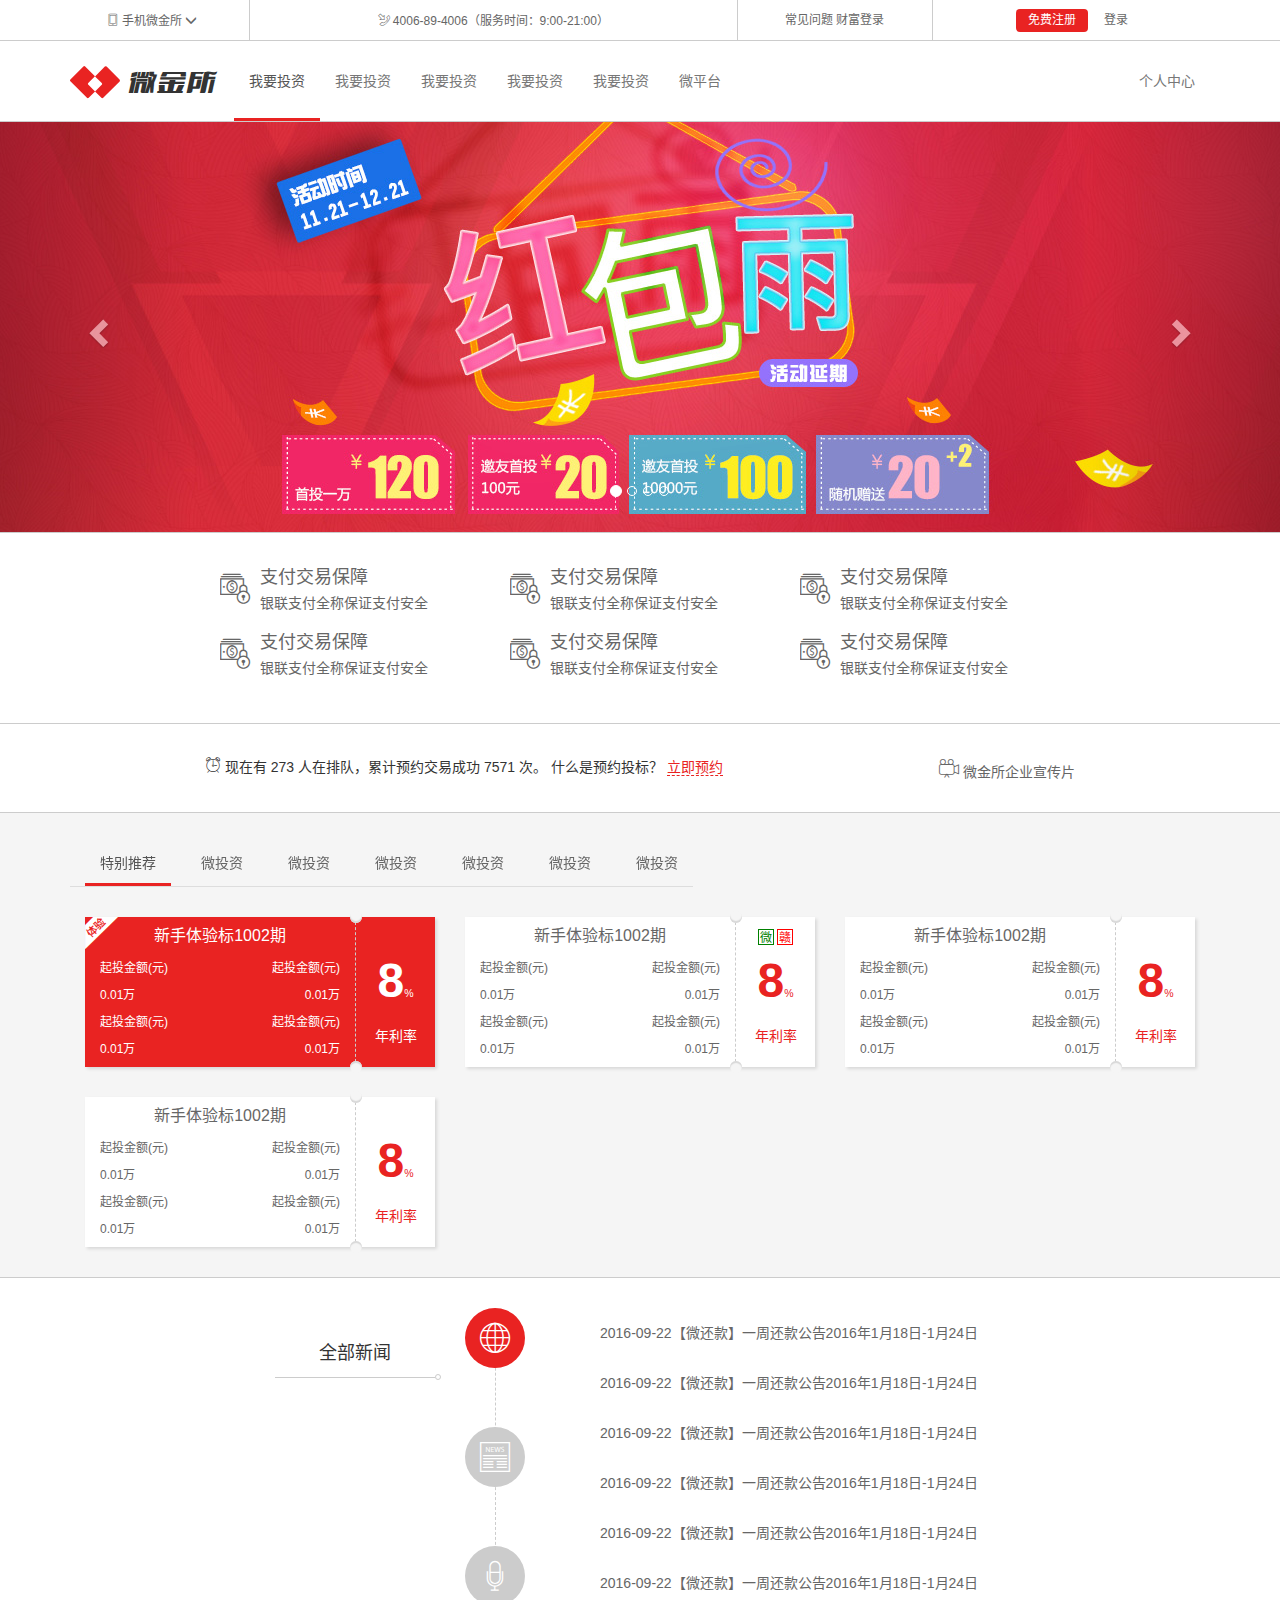
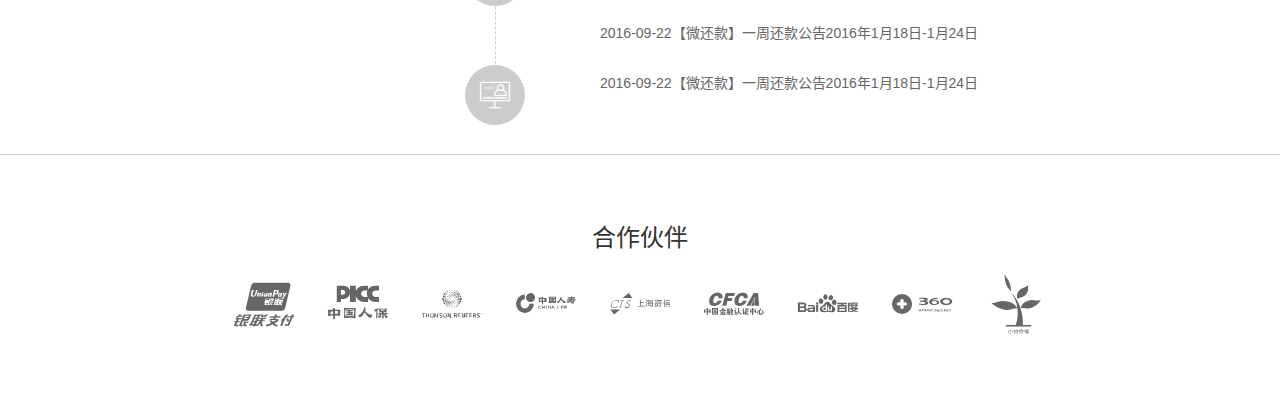
<file: weijinsuo/index.html>
<!DOCTYPE html>
<html lang="zh-CN">
<head>
    <meta charset="utf-8">
    <meta http-equiv="X-UA-Compatible" content="IE=edge">
    <meta name="viewport" content="width=device-width, initial-scale=1, user-scalable=0">
    <title>微金所</title>
    <link href="libs/bootstrap/css/bootstrap.css" rel="stylesheet">
    <!--[if lt IE 9]>
    <script src="libs/html5shiv/html5shiv.min.js"></script>
    <script src="libs/respond/respond.min.js"></script>
    <![endif]-->
    <link rel="stylesheet" href="css/index.css">
</head>
<body>
<!--顶部通栏-->
<div class="wjs_topBar hidden-xs hidden-sm">
    <div class="container">
        <div class="row">
            <div class="col-md-2">
                <span class="wjs_icon wjs_icon_phone"></span>
                <span>手机微金所</span>
                <span class="glyphicon glyphicon-menu-down"></span>
            </div>
            <div class="col-md-5">
                <span class="wjs_icon wjs_icon_tel"></span>
                <span>4006-89-4006（服务时间：9:00-21:00）</span>
            </div>
            <div class="col-md-2">
                <a href="#">常见问题</a>
                <a href="#">财富登录</a>
            </div>
            <div class="col-md-3">
                <button class="btn btn-danger btn_register">免费注册</button>
                <button class="btn btn-link btn_login">登录</button>
            </div>
        </div>
    </div>
</div>
<!--导航栏-->
<!--1. 覆盖样式-->
<!--2. 找选择器  和原来的选择器一致 且在其后加载 才能覆盖-->
<!--3. 原来的选择器 源码中找-->
<nav class="navbar wjs_nav" data-spy="affix" data-offset-top="200">
    <div class="container">
        <div class="navbar-header">
            <button type="button" class="navbar-toggle collapsed" data-toggle="collapse" data-target="#bs-example-navbar-collapse-1">
                <span class="icon-bar"></span>
                <span class="icon-bar"></span>
                <span class="icon-bar"></span>
            </button>
            <a class="navbar-brand" href="#">
                <span class="wjs_icon wjs_icon_logo"></span>
                <span class="wjs_icon wjs_icon_name"></span>
            </a>
        </div>
        <div class="collapse navbar-collapse" id="bs-example-navbar-collapse-1">
            <ul class="nav navbar-nav">
                <li class="active"><a href="#">我要投资</a></li>
                <li><a href="#">我要投资</a></li>
                <li><a href="#">我要投资</a></li>
                <li><a href="#">我要投资</a></li>
                <li><a href="#">我要投资</a></li>
                <li><a href="#">微平台</a></li>
            </ul>
            <ul class="nav navbar-nav navbar-right hidden-sm">
                <li><a href="#">个人中心</a></li>
            </ul>
        </div>
    </div>
</nav>
<!--轮播图-->
<!--响应式需求-->
<!--1. 在非移动端（下屏 中屏 大屏） 高度固定 图片内容居中显示 -->
<!--2. 移动端需求  高宽自适应-->
<div class="wjs_banner">
    <!--data-interval="1000" 参数配置-->
    <div id="carousel-example-generic" class="carousel slide" data-ride="carousel" >
        <ol class="carousel-indicators">
            <li data-target="#carousel-example-generic" data-slide-to="0" class="active"></li>
            <li data-target="#carousel-example-generic" data-slide-to="1"></li>
            <li data-target="#carousel-example-generic" data-slide-to="2"></li>
            <li data-target="#carousel-example-generic" data-slide-to="3"></li>
        </ol>
        <!-- 参考模板代码
        <a class="m_imgBox hidden-sm hidden-md hidden-lg" href="#"><img src="../weijinsuo/images/slide_04_640x340.jpg" alt=""></a>
        <a href="#" class="pc_imgBox hidden-xs" style="background-image: url(../weijinsuo/images/slide_04_2000x410.jpg);"></a>
        -->
        <div class="carousel-inner" role="listbox">
            <div class="item active" data-m-url="../weijinsuo/images/slide_01_640x340.jpg" data-pc-url="../weijinsuo/images/slide_01_2000x410.jpg">
            </div>
            <div class="item" data-m-url="../weijinsuo/images/slide_02_640x340.jpg" data-pc-url="../weijinsuo/images/slide_02_2000x410.jpg">
            </div>
            <div class="item" data-m-url="../weijinsuo/images/slide_03_640x340.jpg" data-pc-url="../weijinsuo/images/slide_03_2000x410.jpg">
            </div>
            <div class="item" data-m-url="../weijinsuo/images/slide_04_640x340.jpg" data-pc-url="../weijinsuo/images/slide_04_2000x410.jpg">
            </div>
        </div>
        <a class="left carousel-control" href="#carousel-example-generic" data-slide="prev">
            <span class="glyphicon glyphicon-chevron-left"></span>
        </a>
        <a class="right carousel-control" href="#carousel-example-generic" data-slide="next">
            <span class="glyphicon glyphicon-chevron-right"></span>
        </a>
    </div>
</div>
<!--信息-->
<div class="wjs_info hidden-xs">
    <div class="container">
        <div class="col-md-4 col-sm-6">
            <a href="#" class="media">
                <div class="media-left">
                    <span class="wjs_icon wjs_icon_dollar"></span>
                </div>
                <div class="media-body">
                    <h4 class="media-heading">支付交易保障</h4>
                    <p>银联支付全称保证支付安全</p>
                </div>
            </a>
        </div>
        <div class="col-md-4 col-sm-6">
            <a href="#" class="media">
                <div class="media-left">
                    <span class="wjs_icon wjs_icon_dollar"></span>
                </div>
                <div class="media-body">
                    <h4 class="media-heading">支付交易保障</h4>
                    <p>银联支付全称保证支付安全</p>
                </div>
            </a>
        </div>
        <div class="col-md-4 col-sm-6">
            <a href="#" class="media">
                <div class="media-left">
                    <span class="wjs_icon wjs_icon_dollar"></span>
                </div>
                <div class="media-body">
                    <h4 class="media-heading">支付交易保障</h4>
                    <p>银联支付全称保证支付安全</p>
                </div>
            </a>
        </div>
        <div class="col-md-4 col-sm-6">
            <a href="#" class="media">
                <div class="media-left">
                    <span class="wjs_icon wjs_icon_dollar"></span>
                </div>
                <div class="media-body">
                    <h4 class="media-heading">支付交易保障</h4>
                    <p>银联支付全称保证支付安全</p>
                </div>
            </a>
        </div>
        <div class="col-md-4 col-sm-6">
            <a href="#" class="media">
                <div class="media-left">
                    <span class="wjs_icon wjs_icon_dollar"></span>
                </div>
                <div class="media-body">
                    <h4 class="media-heading">支付交易保障</h4>
                    <p>银联支付全称保证支付安全</p>
                </div>
            </a>
        </div>
        <div class="col-md-4 col-sm-6">
            <a href="#" class="media">
                <div class="media-left">
                    <span class="wjs_icon wjs_icon_dollar"></span>
                </div>
                <div class="media-body">
                    <h4 class="media-heading">支付交易保障</h4>
                    <p>银联支付全称保证支付安全</p>
                </div>
            </a>
        </div>
    </div>
</div>
<!--预约-->
<div class="wjs_book">
    <div class="container">
        <div class="pull-left">
            <span class="wjs_icon wjs_icon_clock"></span>
            现在有 273 人在排队，累计预约交易成功 7571 次。 什么是预约投标？
            <a href="#" class="book">立即预约</a>
        </div>
        <a href="#" class="pull-right video hidden-xs">
            <span class="wjs_icon wjs_icon_video"></span>
            微金所企业宣传片
        </a>
    </div>
</div>
<!--产品-->
<div class="wjs_product">
    <div class="container">
        <div id="mobileTabParent">
            <ul id="mobileTab" class="nav nav-tabs">
                <li class="active"><a href="#wjs_product_tab_01" data-toggle="tab">特别推荐</a></li>
                <li><a href="#wjs_product_tab_02" data-toggle="tab">微投资</a></li>
                <li><a href="#wjs_product_tab_03" data-toggle="tab">微投资</a></li>
                <li><a href="#wjs_product_tab_04" data-toggle="tab">微投资</a></li>
                <li><a href="#wjs_product_tab_05" data-toggle="tab">微投资</a></li>
                <li><a href="#wjs_product_tab_06" data-toggle="tab">微投资</a></li>
                <li><a href="#wjs_product_tab_07" data-toggle="tab">微投资</a></li>
            </ul>
        </div>
        <div class="tab-content">
            <div class="tab-pane active" id="wjs_product_tab_01">
                <div class="col-xs-12 col-sm-6 col-md-4">
                    <a href="#" class="wjs_product_box active">
                        <div class="box_right">
                            <p><b>8</b><sub>%</sub></p>
                            <p>年利率</p>
                        </div>
                        <div class="box_left">
                            <h3>新手体验标1002期</h3>
                            <div class="col-xs-6">
                                <p>起投金额(元)</p>
                                <p>0.01万</p>
                            </div>
                            <div class="col-xs-6">
                                <p>起投金额(元)</p>
                                <p>0.01万</p>
                            </div>
                            <div class="col-xs-6">
                                <p>起投金额(元)</p>
                                <p>0.01万</p>
                            </div>
                            <div class="col-xs-6">
                                <p>起投金额(元)</p>
                                <p>0.01万</p>
                            </div>
                        </div>
                    </a>
                </div>
                <div class="col-xs-12 col-sm-6 col-md-4">
                    <a href="#" class="wjs_product_box">
                        <div class="box_right">
                            <div class="tips">
                                <span data-toggle="tooltip" data-placement="top" title="微金宝" class="green">微</span>
                                <span data-toggle="tooltip" data-placement="bottom" title="江西省" class="red">赣</span>
                            </div>
                            <p><b>8</b><sub>%</sub></p>
                            <p>年利率</p>
                        </div>
                        <div class="box_left">
                            <h3>新手体验标1002期</h3>
                            <div class="col-xs-6">
                                <p>起投金额(元)</p>
                                <p>0.01万</p>
                            </div>
                            <div class="col-xs-6">
                                <p>起投金额(元)</p>
                                <p>0.01万</p>
                            </div>
                            <div class="col-xs-6">
                                <p>起投金额(元)</p>
                                <p>0.01万</p>
                            </div>
                            <div class="col-xs-6">
                                <p>起投金额(元)</p>
                                <p>0.01万</p>
                            </div>
                        </div>
                    </a>
                </div>
                <div class="col-xs-12 col-sm-6 col-md-4">
                    <a href="#" class="wjs_product_box">
                        <div class="box_right">
                            <p><b>8</b><sub>%</sub></p>
                            <p>年利率</p>
                        </div>
                        <div class="box_left">
                            <h3>新手体验标1002期</h3>
                            <div class="col-xs-6">
                                <p>起投金额(元)</p>
                                <p>0.01万</p>
                            </div>
                            <div class="col-xs-6">
                                <p>起投金额(元)</p>
                                <p>0.01万</p>
                            </div>
                            <div class="col-xs-6">
                                <p>起投金额(元)</p>
                                <p>0.01万</p>
                            </div>
                            <div class="col-xs-6">
                                <p>起投金额(元)</p>
                                <p>0.01万</p>
                            </div>
                        </div>
                    </a>
                </div>
                <div class="col-xs-12 col-sm-6 col-md-4">
                    <a href="#" class="wjs_product_box">
                        <div class="box_right">
                            <p><b>8</b><sub>%</sub></p>
                            <p>年利率</p>
                        </div>
                        <div class="box_left">
                            <h3>新手体验标1002期</h3>
                            <div class="col-xs-6">
                                <p>起投金额(元)</p>
                                <p>0.01万</p>
                            </div>
                            <div class="col-xs-6">
                                <p>起投金额(元)</p>
                                <p>0.01万</p>
                            </div>
                            <div class="col-xs-6">
                                <p>起投金额(元)</p>
                                <p>0.01万</p>
                            </div>
                            <div class="col-xs-6">
                                <p>起投金额(元)</p>
                                <p>0.01万</p>
                            </div>
                        </div>
                    </a>
                </div>
            </div>
            <div class="tab-pane" id="wjs_product_tab_02">2</div>
            <div class="tab-pane" id="wjs_product_tab_03">3</div>
            <div class="tab-pane" id="wjs_product_tab_04">4</div>
            <div class="tab-pane" id="wjs_product_tab_05">5</div>
            <div class="tab-pane" id="wjs_product_tab_06">6</div>
            <div class="tab-pane" id="wjs_product_tab_07">7</div>
        </div>
    </div>
</div>
<!--新闻-->
<div class="wjs_news">
    <div class="container">
        <div class="col-md-2 col-md-offset-2">
            <h3 class="wjs_news_title">全部新闻</h3>
        </div>
        <div class="col-md-1">
            <div class="wjs_news_line hidden-xs hidden-sm"></div>
            <ul class="nav nav-tabs">
                <li class="active"><a href="#home" data-toggle="tab"><span class="wjs_icon wjs_icon_news_01"></span></a></li>
                <li><a href="#profile" data-toggle="tab"><span class="wjs_icon wjs_icon_news_02"></span></a></li>
                <li><a href="#messages" data-toggle="tab"><span class="wjs_icon wjs_icon_news_03"></span></a></li>
                <li><a href="#settings" data-toggle="tab"><span class="wjs_icon wjs_icon_news_04"></span></a></li>
            </ul>
        </div>
        <div class="col-md-7">
            <div class="tab-content">
                <div class="tab-pane active" id="home">
                    <ul class="wjs_news_content">
                        <li><a href="#">2016-09-22【微还款】一周还款公告2016年1月18日-1月24日</a></li>
                        <li><a href="#">2016-09-22【微还款】一周还款公告2016年1月18日-1月24日</a></li>
                        <li><a href="#">2016-09-22【微还款】一周还款公告2016年1月18日-1月24日</a></li>
                        <li><a href="#">2016-09-22【微还款】一周还款公告2016年1月18日-1月24日</a></li>
                        <li><a href="#">2016-09-22【微还款】一周还款公告2016年1月18日-1月24日</a></li>
                        <li><a href="#">2016-09-22【微还款】一周还款公告2016年1月18日-1月24日</a></li>
                        <li><a href="#">2016-09-22【微还款】一周还款公告2016年1月18日-1月24日</a></li>
                        <li><a href="#">2016-09-22【微还款】一周还款公告2016年1月18日-1月24日</a></li>
                    </ul>
                </div>
                <div class="tab-pane" id="profile">2</div>
                <div class="tab-pane" id="messages">3</div>
                <div class="tab-pane" id="settings">4</div>
            </div>
        </div>
    </div>
</div>
<!--合作伙伴-->
<footer class="wjs_partner">
    <div class="container">
        <h3 class="text-center">合作伙伴</h3>
        <ul>
            <li><a href="#"><span class="wjs_icon wjs_icon_partner01"></span></a></li>
            <li><a href="#"><span class="wjs_icon wjs_icon_partner02"></span></a></li>
            <li><a href="#"><span class="wjs_icon wjs_icon_partner03"></span></a></li>
            <li><a href="#"><span class="wjs_icon wjs_icon_partner04"></span></a></li>
            <li><a href="#"><span class="wjs_icon wjs_icon_partner05"></span></a></li>
            <li><a href="#"><span class="wjs_icon wjs_icon_partner06"></span></a></li>
            <li><a href="#"><span class="wjs_icon wjs_icon_partner07"></span></a></li>
            <li><a href="#"><span class="wjs_icon wjs_icon_partner08"></span></a></li>
            <li><a href="#"><span class="wjs_icon wjs_icon_partner09"></span></a></li>
        </ul>
    </div>
</footer>
<script src="libs/jquery/jquery-1.12.4.js"></script>
<script src="libs/bootstrap/js/bootstrap.min.js"></script>
<script src="libs/iscroll/iscroll.js"></script>
<script src="js/index.js"></script>
</body>
</html>
</file>
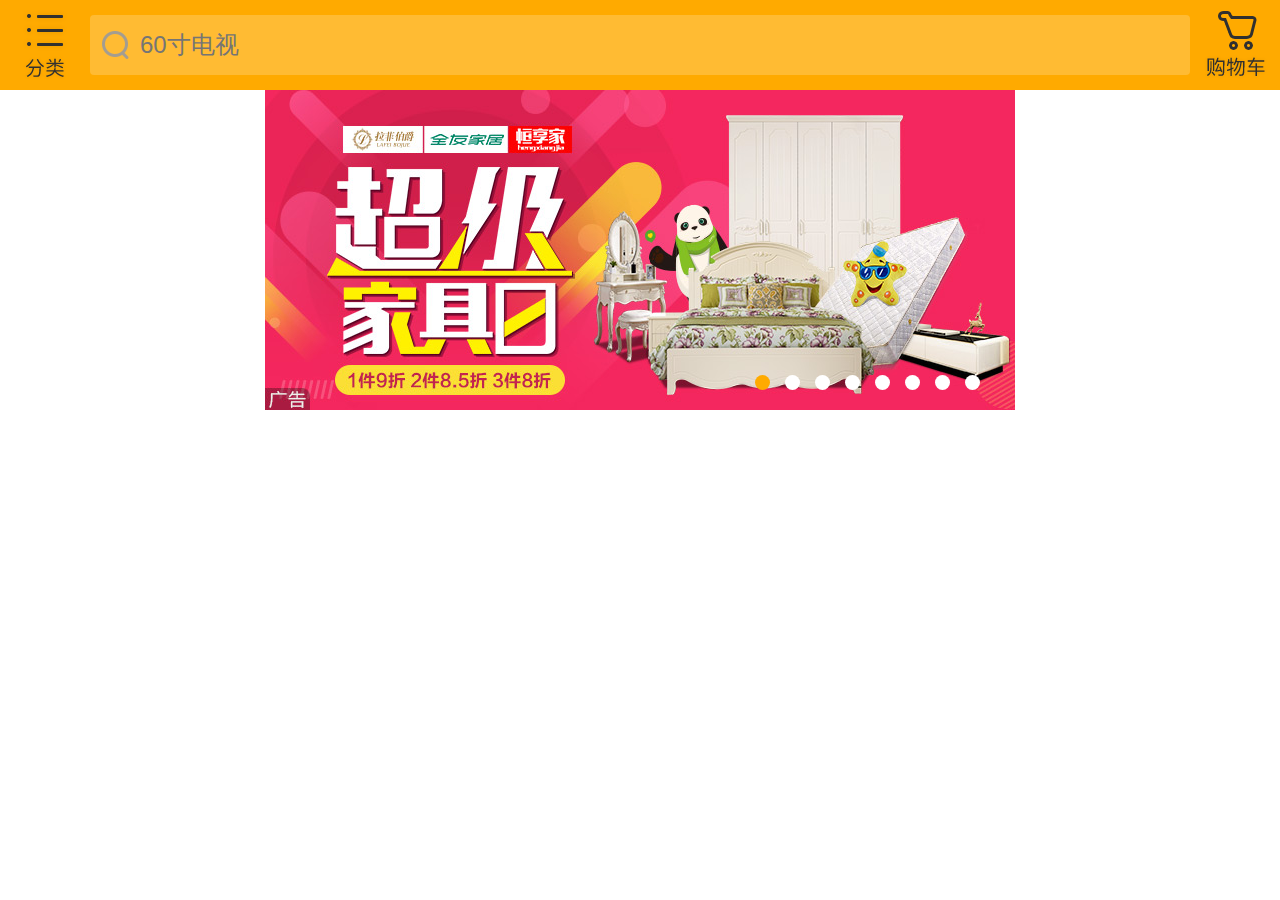
<file: sn/src/index.html>
<!DOCTYPE html>
<html lang="en">
<head>
    <meta charset="UTF-8">
    <meta name="viewport" content="width=device-width, initial-scale=1.0, user-scalable=0">
    <title>苏宁易购</title>
    <link rel="stylesheet" href="less/index.css">
</head>
<body>
<div class="sn_container">
    <header class="sn_topBar">
        <a href="#" class="icon_cart"></a>
        <form action="#">
            <span class="icon_search"></span>
            <input type="search" placeholder="60寸电视">
        </form>
        <a href="#" class="icon_category"></a>
    </header>
    <div class="sn_banner">
        <ul>
            <li><a href="#"><img src="images/banner08.jpg" alt=""></a></li>
            <li><a href="#"><img src="images/banner01.jpg" alt=""></a></li>
            <li><a href="#"><img src="images/banner02.jpg" alt=""></a></li>
            <li><a href="#"><img src="images/banner03.jpg" alt=""></a></li>
            <li><a href="#"><img src="images/banner04.jpg" alt=""></a></li>
            <li><a href="#"><img src="images/banner05.jpg" alt=""></a></li>
            <li><a href="#"><img src="images/banner06.jpg" alt=""></a></li>
            <li><a href="#"><img src="images/banner07.jpg" alt=""></a></li>
            <li><a href="#"><img src="images/banner08.jpg" alt=""></a></li>
            <li><a href="#"><img src="images/banner01.jpg" alt=""></a></li>
        </ul>
        <ul>
            <li class="now"></li>
            <li></li>
            <li></li>
            <li></li>
            <li></li>
            <li></li>
            <li></li>
            <li></li>
        </ul>
    </div>
    <nav class="sn_nav"></nav>
    <footer class="sn_tabs"></footer>
</div>
<script src="assets/zepto/zepto.min.js"></script>
<script src="assets/zepto/selector.js"></script>
<script src="assets/zepto/fx.js"></script>
<script src="assets/zepto/touch.js"></script>
<script src="js/index.js"></script>
</body>
</html>
</file>
<file: weijinsuo/css/index.css>
/*----公用的样式------*/
a{
    color: #666;
}
a:hover{
    text-decoration: none;
    color: #666;
}
/*自定义字体图片过程*/
/*1. UI制作svg格式的图标*/
/*2. 通过转换工具 生成四种不同格式的字体文件 */
/*3. 字体文件--用来约束某一段字符串对应显示成什么图标 的约束文件*/
/*4. 定义自己的字体*/
@font-face {
    font-family: 'heima42';
    src:  url('../fonts/MiFie-Web-Font.eot?m4jp50');
    src:  url('../fonts/MiFie-Web-Font.eot?m4jp50#iefix') format('embedded-opentype'),
    url('../fonts/MiFie-Web-Font.ttf?m4jp50') format('truetype'),
    url('../fonts/MiFie-Web-Font.woff?m4jp50') format('woff'),
    url('../fonts/MiFie-Web-Font.svg?m4jp50#icomoon') format('svg');
    font-weight: normal;
    font-style: normal;
}
/*5. 需要定义一个类来使用这个字体*/
.wjs_icon{
    font-family: heima42;
}
/*6. 你需要找到你的图片对应的字符编码  &#xe900; 放置页面当中*/
/*7. 有一个弊端  维护起来不方便  标识度不高 */
/*8. 使用类名的方式定义字体图片 标识度高*/
.wjs_icon_phone::before {
    content: "\e908"
}
.wjs_icon_tel::before{
    content:"\e909"
}
.wjs_icon_logo::before {
    content: "\e920"
}
.wjs_icon_name::before{
    content:"\e93e"
}
.wjs_icon_dollar::before{
    content:"\e903"
}
.wjs_icon_clock::before{
    content:"\e906"
}
.wjs_icon_video::before{
    content:"\e905"
}
.wjs_icon_news_01::before {
    content: "\e90e";
}

.wjs_icon_news_02::before {
    content: "\e90f";
}

.wjs_icon_news_03::before {
    content: "\e910";
}

.wjs_icon_news_04::before {
    content: "\e911";
}

.wjs_icon_partner01::before {
    content: "\e946";
}

.wjs_icon_partner02::before {
    content: "\e92f";
}

.wjs_icon_partner03::before {
    content: "\e92e";
}

.wjs_icon_partner04::before {
    content: "\e92a";
}

.wjs_icon_partner05::before {
    content: "\e929";
}

.wjs_icon_partner06::before {
    content: "\e931";
}

.wjs_icon_partner07::before {
    content: "\e92c";
}

.wjs_icon_partner08::before {
    content: "\e92b";
}

.wjs_icon_partner09::before {
    content: "\e92d";
}

/*----模块样式------*/
.wjs_topBar{
    border-bottom: 1px solid #ccc;
    font-size: 12px;
    color: #666;
}
.wjs_topBar > .container > .row > div{
    height: 40px;
    border-right: 1px solid #ccc;
    line-height: 40px;
    text-align: center;
}
.wjs_topBar > .container > .row > div:last-child{
    border-right: none;
}
.wjs_topBar .btn_register{
    background: #e92322;
    font-size: 12px;
    padding: 3px 12px;
    border: none;
}
.wjs_topBar .btn_login{
    color: #666;
    font-size: 12px;
}
.wjs_topBar .btn_login:hover{
    text-decoration: none;
}

/*导航栏模块*/
/*1. 快速覆盖之前的样式*/
/*2. 有许多冗余代码 */
/*2.1 保留  方便后期维护 */
/*2.2 去掉  提高加载速度*/
.wjs_nav {background-color: #fff;border: none;border-bottom: 1px solid #ccc; margin-bottom: 0; /*吸顶效果*/z-index: 9999;left: 0;top: 0;width: 100%;border-radius: 0;}
.wjs_nav .wjs_icon_logo{
    font-size: 50px;
    color: #e92322;
    vertical-align: middle;
}
.wjs_nav .wjs_icon_name{
    font-size: 36px;
    color: #333;
    vertical-align: middle;
}
.wjs_nav .navbar-brand {
    color: #777;
    height: 80px;
    line-height: 50px;
}
.wjs_nav .navbar-brand:hover,
.wjs_nav .navbar-brand:focus {
    color: #5e5e5e;
    background-color: transparent;
}
.wjs_nav .navbar-text {
    color: #777;
}
.wjs_nav .navbar-nav > li > a {
    color: #777;
    height: 80px;
    line-height: 50px;
}
.wjs_nav .navbar-nav > li > a:hover,
.wjs_nav .navbar-nav > li > a:focus {
    color: #333;
    background-color: transparent;
    border-bottom: 3px solid #e92322;
}
.wjs_nav .navbar-nav > .active > a,
.wjs_nav .navbar-nav > .active > a:hover,
.wjs_nav .navbar-nav > .active > a:focus {
    color: #555;
    background-color: #fff;
    border-bottom: 3px solid #e92322;
}
.wjs_nav .navbar-nav > .disabled > a,
.wjs_nav .navbar-nav > .disabled > a:hover,
.wjs_nav .navbar-nav > .disabled > a:focus {
    color: #ccc;
    background-color: transparent;
}
.wjs_nav .navbar-toggle {
    border-color: #ddd;
    margin-top: 23px;
}
.wjs_nav .navbar-toggle:hover,
.wjs_nav .navbar-toggle:focus {
    background-color: #ddd;
}
.wjs_nav .navbar-toggle .icon-bar {
    background-color: #888;
}
.wjs_nav .navbar-collapse,
.wjs_nav .navbar-form {
    border-color: #e7e7e7;
}
.wjs_nav .navbar-nav > .open > a,
.wjs_nav .navbar-nav > .open > a:hover,
.wjs_nav .navbar-nav > .open > a:focus {
    color: #555;
    background-color: #e7e7e7;
}
@media (max-width: 767px) {
    .wjs_nav .navbar-nav .open .dropdown-menu > li > a {
        color: #777;
    }
    .wjs_nav .navbar-nav .open .dropdown-menu > li > a:hover,
    .wjs_nav .navbar-nav .open .dropdown-menu > li > a:focus {
        color: #333;
        background-color: transparent;
    }
    .wjs_nav .navbar-nav .open .dropdown-menu > .active > a,
    .wjs_nav .navbar-nav .open .dropdown-menu > .active > a:hover,
    .wjs_nav .navbar-nav .open .dropdown-menu > .active > a:focus {
        color: #555;
        background-color: #e7e7e7;
    }
    .wjs_nav .navbar-nav .open .dropdown-menu > .disabled > a,
    .wjs_nav .navbar-nav .open .dropdown-menu > .disabled > a:hover,
    .wjs_nav .navbar-nav .open .dropdown-menu > .disabled > a:focus {
        color: #ccc;
        background-color: transparent;
    }
}
.wjs_nav .navbar-link {
    color: #777;
}
.wjs_nav .navbar-link:hover {
    color: #333;
}
.wjs_nav .btn-link {
    color: #777;
}
.wjs_nav .btn-link:hover,
.wjs_nav .btn-link:focus {
    color: #333;
}
.wjs_nav .btn-link[disabled]:hover,
fieldset[disabled] .wjs_nav .btn-link:hover,
.wjs_nav .btn-link[disabled]:focus,
fieldset[disabled] .wjs_nav .btn-link:focus {
    color: #ccc;
}

/*轮播图*/
.wjs_banner{
    border-bottom: 1px solid #ccc;
}
.wjs_banner .m_imgBox {
    display: block;
    width: 100%;
}

.wjs_banner .m_imgBox img {
    width: 100%;
    display: block;
}

.wjs_banner .pc_imgBox{
    display: block;
    width: 100%;
    height: 410px;
    background:  no-repeat center / cover;
}
/*信息模块*/
.wjs_info{
    padding: 30px 0;
    border-bottom: 1px solid #ccc;
}
.wjs_info .wjs_icon_dollar{
    font-size: 30px;
}
.wjs_info .media{
    padding: 5px 0;
    display: block;
}
.wjs_info .media:hover{
    color: #e92322;
}

/*预约模块*/
.wjs_book{
    padding: 30px 0;
    border-bottom: 1px solid #ccc;
}
.wjs_book .wjs_icon_clock{
    font-size: 16px;
}
.wjs_book .wjs_icon_video{
    font-size: 20px;
}
.wjs_book .book{
    color: #e92322;
    border-bottom: 1px dashed #e92322;
}
.wjs_book .video:hover{
    color: #e92322;
}

/*在中等屏幕以上  900px 版心*/
@media (min-width: 992px) {
    .wjs_info .container{
        width: 900px;
    }
    .wjs_book .container{
        width: 900px;
    }
}

/*产品模块*/
.wjs_product{
    padding: 30px 0;
    border-bottom: 1px solid #ccc;
    background: #f5f5f5;
}

.wjs_product .nav-tabs {
    border-bottom: 1px solid #ddd;
}
.wjs_product .nav-tabs > li {
    float: left;
    margin-bottom: 0;
    margin-left: 15px;
}
.wjs_product .nav-tabs > li > a {
    margin-right: 0;
    line-height: 1.42857143;
    border: none;
    border-radius: 0;
}
.wjs_product .nav-tabs > li > a:hover {
    background: #f5f5f5;
}
.wjs_product .nav-tabs > li.active > a,
.wjs_product .nav-tabs > li.active > a:hover,
.wjs_product .nav-tabs > li.active > a:focus {
    color: #555;
    cursor: default;
    background-color: #f5f5f5;
    border: none;
    border-bottom: 3px solid #e92322;
}
.wjs_product .nav-tabs.nav-justified {
    width: 100%;
    border-bottom: 0;
}
.wjs_product .nav-tabs.nav-justified > li {
    float: none;
}
.wjs_product .nav-tabs.nav-justified > li > a {
    margin-bottom: 5px;
    text-align: center;
}
.wjs_product .nav-tabs.nav-justified > .dropdown .dropdown-menu {
    top: auto;
    left: auto;
}
@media (min-width: 768px) {
    .wjs_product .nav-tabs.nav-justified > li {
        display: table-cell;
        width: 1%;
    }
    .wjs_product .nav-tabs.nav-justified > li > a {
        margin-bottom: 0;
    }
}
.wjs_product .nav-tabs.nav-justified > li > a {
    margin-right: 0;
    border-radius: 4px;
}
.wjs_product .nav-tabs.nav-justified > .active > a,
.wjs_product .nav-tabs.nav-justified > .active > a:hover,
.wjs_product .nav-tabs.nav-justified > .active > a:focus {
    border: 1px solid #ddd;
}
@media (min-width: 768px) {
    .wjs_product .nav-tabs.nav-justified > li > a {
        border-bottom: 1px solid #ddd;
        border-radius: 4px 4px 0 0;
    }
    .wjs_product .nav-tabs.nav-justified > .active > a,
    .wjs_product .nav-tabs.nav-justified > .active > a:hover,
    .wjs_product .nav-tabs.nav-justified > .active > a:focus {
        border-bottom-color: #fff;
    }
}

/*产品容器*/
.wjs_product_box{
    display: block;
    width: 100%;
    height: 150px;
    background: #fff;
    /* X轴方向的偏移  Y轴方向的偏移  阴影的模糊程度  阴影的延伸的长度 阴影的颜色  inset内阴影 */
    box-shadow: 2px 2px 3px #d8d8d8;
    margin-top: 30px;
}
.wjs_product_box.active{
    background: #e92322;
    color: #fff;
    position: relative;
}
.wjs_product_box.active::before{
    content: '\e915';
    font-family: heima42;
    position: absolute;
    left: 0;
    top: -7px;
    font-size: 33px;
}
.wjs_product_box .box_left{
    overflow: hidden;
}
.wjs_product_box .box_left h3{
    font-size: 16px;
    text-align: center;
    margin-top: 10px;
}
.wjs_product_box .box_left > div:nth-of-type(2n){
    text-align: right;
}
.wjs_product_box .box_left p{
    font-size: 12px;
    padding: 5px 0;
    margin-bottom:0;
}
.wjs_product_box .box_right{
    float: right;
    width: 80px;
    height: 150px;
    position: relative;
    border-left: 1px dashed #ccc;
}
.wjs_product_box .box_right::before,
.wjs_product_box .box_right::after{
    content: "";
    height: 12px;
    width: 12px;
    border-radius: 6px;
    background: #f5f5f5;
    position: absolute;
    left: -6px;
}
.wjs_product_box .box_right::before{
    top: -6px;
    box-shadow: 0 -2px 1px #d8d8d8 inset;
}
.wjs_product_box .box_right::after{
    bottom: -6px;
    box-shadow: 0 2px 1px #d8d8d8 inset;
}

.wjs_product_box .box_right p{
    color: #e92322;
    text-align: center;
}
.wjs_product_box.active .box_right p{
    color: #fff;
}
/*
序号伪类选择器
first-child
last-child
nth-child()
nth-last-child()
类型序号伪类选择器
first-of-type
last-of-type
nth-of-type()
nth-last-of-type()
1. p元素找到父元素
2. 父元素找到所有类型为p的子元素
3. 再去找第几个
*/
.wjs_product_box .box_right p:first-of-type{
    margin-top: 30px;
}
.wjs_product_box .box_right p:first-of-type b{
    font-size: 48px;
}
.wjs_product_box .box_right p:first-of-type sub{
    bottom: 0;
}
.wjs_product_box .box_right .tips{
    position: absolute;
    width: 100%;
    left: 0;
    top: 0;
    text-align: center;
    padding-top: 10px;
}
.wjs_product_box .box_right .tips span{
    width: 16px;
    height: 16px;
    display: inline-block;
    border-width: 1px;
    border-style: solid;
    text-align: center;
    line-height: 16px;
    font-size: 12px;
}
.wjs_product_box .box_right .tips .green{
    color: green;
    border-color: green;
}
.wjs_product_box .box_right .tips .red{
    color: red;
    border-color: red;
}

/*新闻模块*/
.wjs_news{
    padding: 30px 0;
    border-bottom: 1px solid #ccc;
}
.wjs_news .wjs_news_line{
    position: absolute;
    left: 45px;
    top: 0;
    width: 1px;
    height: 100%;
    border-left: 1px dashed #ccc;
}
.wjs_news .wjs_news_content{
    list-style: none;
}
.wjs_news .wjs_news_content li{
    padding: 15px 0;
}
.wjs_news .wjs_news_title{
    height: 50px;
    width: 100%;
    border-bottom: 1px solid #ccc;
    text-align: center;
    line-height: 50px;
    position: relative;
    font-size: 18px;
}
.wjs_news .wjs_news_title::after{
    content: "";
    position: absolute;
    right: -6px;
    bottom: -3px;
    width: 6px;
    height: 6px;
    border-radius: 3px;
    border: 1px solid #ccc;
}
.wjs_news .nav-tabs {
    border-bottom: none;
}
.wjs_news .nav-tabs > li {
    float: left;
    margin-bottom: -1px;
}
/*响应式需求*/
/*1. 在小屏设备  固定间距  没有虚线*/
/*2. 在超小屏设备  间距自适应  没有虚线*/
.wjs_news .nav-tabs > li > a {
    width: 60px;
    height: 60px;
    border-radius: 30px;
    background: #ccc;
    color: #fff;
    line-height: 60px;
    text-align: center;
    border: none;
    margin-right: 0;
    padding: 0;
    margin-bottom: 60px;
    font-size: 30px;
}
@media (min-width: 768px) and (max-width: 992px) {
    .wjs_news .nav-tabs > li > a{
        margin: 30px 50px;
    }
}
@media (max-width: 768px){
    .wjs_news .nav-tabs > li{
        width: 25%;
    }
    .wjs_news .nav-tabs > li > a{
        margin: 30px auto;
    }
}
.wjs_news .nav-tabs > li:last-child > a{
    margin-bottom: 0;
}
.wjs_news .nav-tabs > li > a:hover {
    border-color: #eee #eee #ddd;
}
.wjs_news .nav-tabs > li.active > a,
.wjs_news .nav-tabs > li.active > a:hover,
.wjs_news .nav-tabs > li.active > a:focus {
    color: #fff;
    cursor: default;
    background-color: #e92322;
    border: none;
    border-bottom-color: transparent;
}
.wjs_news .nav-tabs.nav-justified {
    width: 100%;
    border-bottom: 0;
}
.wjs_news .nav-tabs.nav-justified > li {
    float: none;
}
.wjs_news .nav-tabs.nav-justified > li > a {
    margin-bottom: 5px;
    text-align: center;
}
.wjs_news .nav-tabs.nav-justified > .dropdown .dropdown-menu {
    top: auto;
    left: auto;
}
@media (min-width: 768px) {
    .wjs_news .nav-tabs.nav-justified > li {
        display: table-cell;
        width: 1%;
    }
    .wjs_news .nav-tabs.nav-justified > li > a {
        margin-bottom: 0;
    }
}
.wjs_news .nav-tabs.nav-justified > li > a {
    margin-right: 0;
    border-radius: 4px;
}
.wjs_news .nav-tabs.nav-justified > .active > a,
.wjs_news .nav-tabs.nav-justified > .active > a:hover,
.wjs_news .nav-tabs.nav-justified > .active > a:focus {
    border: 1px solid #ddd;
}
@media (min-width: 768px) {
    .wjs_news .nav-tabs.nav-justified > li > a {
        border-bottom: 1px solid #ddd;
        border-radius: 4px 4px 0 0;
    }
    .wjs_news .nav-tabs.nav-justified > .active > a,
    .wjs_news .nav-tabs.nav-justified > .active > a:hover,
    .wjs_news .nav-tabs.nav-justified > .active > a:focus {
        border-bottom-color: #fff;
    }
}
/*合作伙伴*/
.wjs_partner{
    padding: 50px 0;
}
.wjs_partner ul{
    list-style: none;
    margin: 0;
    padding: 0;
    text-align: center;
}
.wjs_partner ul li{
    display: inline-block;
    font-size: 60px;
    margin: 0 15px;
}
.wjs_partner ul li a:hover{
    color: #e92322;
}
</file>
<file: sn/src/less/index.css>
@charset "utf-8";
@media (min-width: 320px) {
  html {
    font-size: 42.66666667px;
  }
}
@media (min-width: 360px) {
  html {
    font-size: 48px;
  }
}
@media (min-width: 375px) {
  html {
    font-size: 50px;
  }
}
@media (min-width: 384px) {
  html {
    font-size: 51.2px;
  }
}
@media (min-width: 400px) {
  html {
    font-size: 53.33333333px;
  }
}
@media (min-width: 411px) {
  html {
    font-size: 54.8px;
  }
}
@media (min-width: 414px) {
  html {
    font-size: 55.2px;
  }
}
@media (min-width: 468px) {
  html {
    font-size: 62.4px;
  }
}
@media (min-width: 480px) {
  html {
    font-size: 64px;
  }
}
@media (min-width: 540px) {
  html {
    font-size: 72px;
  }
}
@media (min-width: 600px) {
  html {
    font-size: 80px;
  }
}
@media (min-width: 640px) {
  html {
    font-size: 85.33333333px;
  }
}
@media (min-width: 720px) {
  html {
    font-size: 96px;
  }
}
@media (min-width: 750px) {
  html {
    font-size: 100px;
  }
}
body {
  font-size: 14px;
  color: #333;
}
*,
*::before,
*::after {
  margin: 0;
  padding: 0;
  box-sizing: border-box;
  -webkit-box-sizing: border-box;
  -webkit-tap-highlight-color: transparent;
}
ul {
  list-style: none;
}
a {
  text-decoration: none;
  color: #333;
}
input[type="text"],
input[type="search"],
textarea {
  border: none;
  outline: none;
  resize: none;
  -webkit-appearance: none;
}
.f_left {
  float: left;
}
.f_right {
  float: right;
}
.clearfix::before,
.clearfix::after {
  content: "";
  height: 0;
  line-height: 0;
  visibility: hidden;
  display: block;
  clear: both;
}
/*版心
最大宽度 750px  设计稿
最小宽度 320px
*/
.sn_container {
  width: 100%;
  max-width: 750px;
  min-width: 320px;
  margin: 0 auto;
  padding-top: 0.9rem;
}
.sn_topBar {
  width: 100%;
  height: 0.9rem;
  background: #fa0;
  position: fixed;
  left: 0;
  top: 0;
  z-index: 999;
}
.sn_topBar > a {
  width: 0.9rem;
  height: 0.9rem;
  position: absolute;
  top: 0;
}
.sn_topBar > a.icon_category {
  left: 0;
  background: url("../images/icon_category.png") no-repeat center / 0.44rem 0.7rem;
}
.sn_topBar > a.icon_cart {
  right: 0;
  background: url("../images/icon_cart.png") no-repeat center / 0.63rem 0.68rem;
}
.sn_topBar > form {
  width: 100%;
  padding: 0 0.9rem;
}
.sn_topBar > form input {
  width: 100%;
  height: 0.6rem;
  margin-top: 0.15rem;
  border-radius: 0.04rem;
  background: rgba(255, 255, 255, 0.2);
  font-size: 0.24rem;
  padding-left: 0.5rem;
}
.sn_topBar > form .icon_search {
  position: absolute;
  left: 1rem;
  top: 0.3rem;
  width: 0.3rem;
  height: 0.3rem;
  background: url("../images/icon_search.png") no-repeat center / 0.27rem 0.28rem;
}
.sn_banner {
  width: 100%;
  overflow: hidden;
  position: relative;
}
.sn_banner ul:first-child {
  width: 1000%;
  transform: translateX(-10%);
}
.sn_banner ul:first-child li {
  float: left;
  width: 10%;
}
.sn_banner ul:first-child li a {
  display: block;
  width: 100%;
}
.sn_banner ul:first-child li a img {
  width: 100%;
  display: block;
}
.sn_banner ul:last-child {
  position: absolute;
  right: 0.2rem;
  bottom: 0.2rem;
}
.sn_banner ul:last-child li {
  float: left;
  margin-right: 0.15rem;
  width: 0.15rem;
  height: 0.15rem;
  border-radius: 50%;
  background: #fff;
}
.sn_banner ul:last-child li.now {
  background: #fa0;
}
</file>
